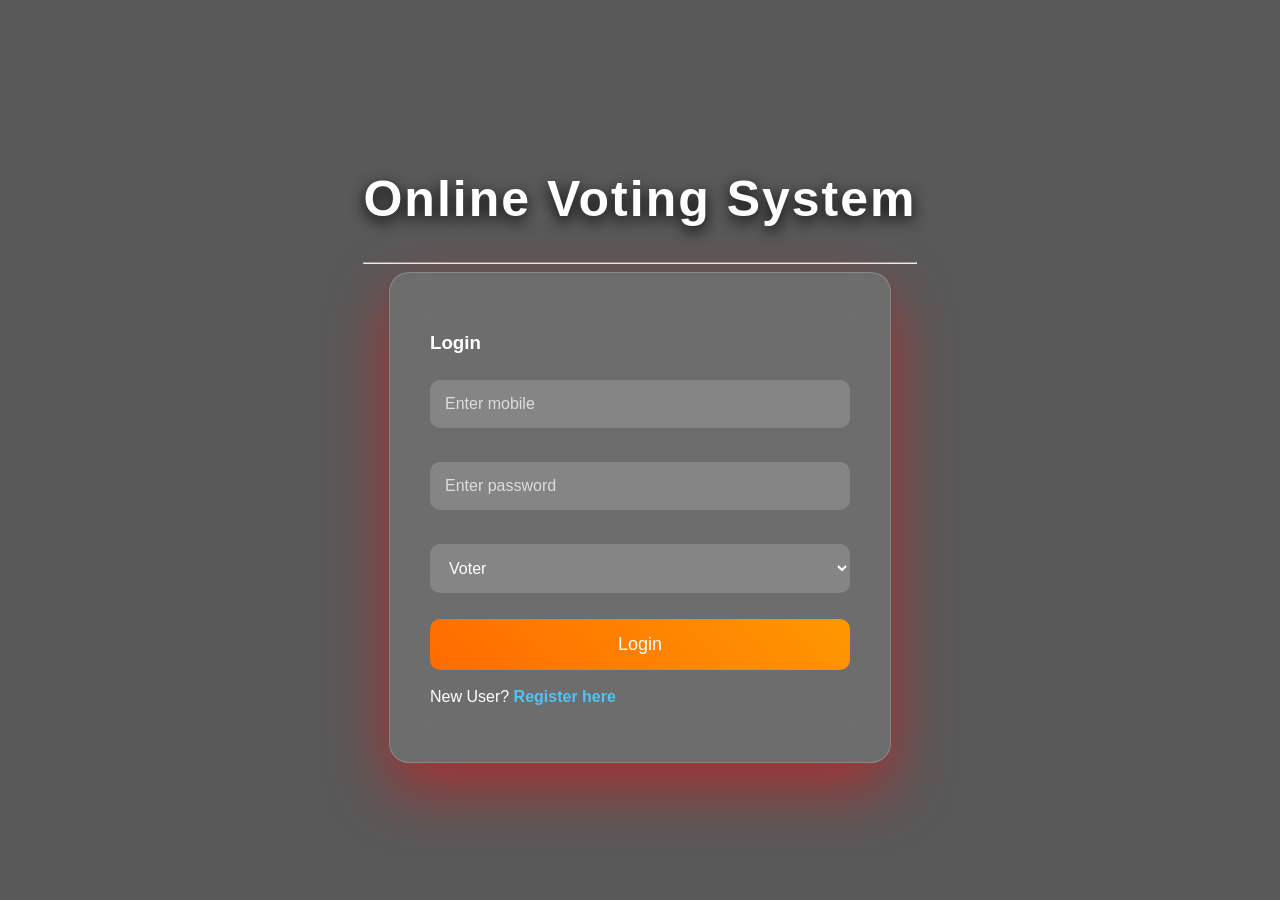
<file: Online Voting System/index.html>
<html>
    <head>
        <title>Online Voting System</title>
        <link rel="stylesheet" href="css/stylesheet.css">
    </head>
    <body>
        <div id="headerSection">
            <h1>Online Voting System</h1>
            <hr>
        </div>

        <div id="bodySection">
        <form action="#">
            <h3>Login</h3>
            <input type="number" name="mobile" placeholder="Enter mobile"><br><br>
            <input type="password" name="password" placeholder="Enter password"><br><br>
            <select name="role">
                <option value="1">Voter</option>
                <option value="2">Group</option>
            </select><br><br>
            <button type="button" onclick="window.location.href='dashboard.html'">
    Login
</button><br><br>
            New User? <a href="routes/register.html">Register here</a>
        </form>
</html>
</file>
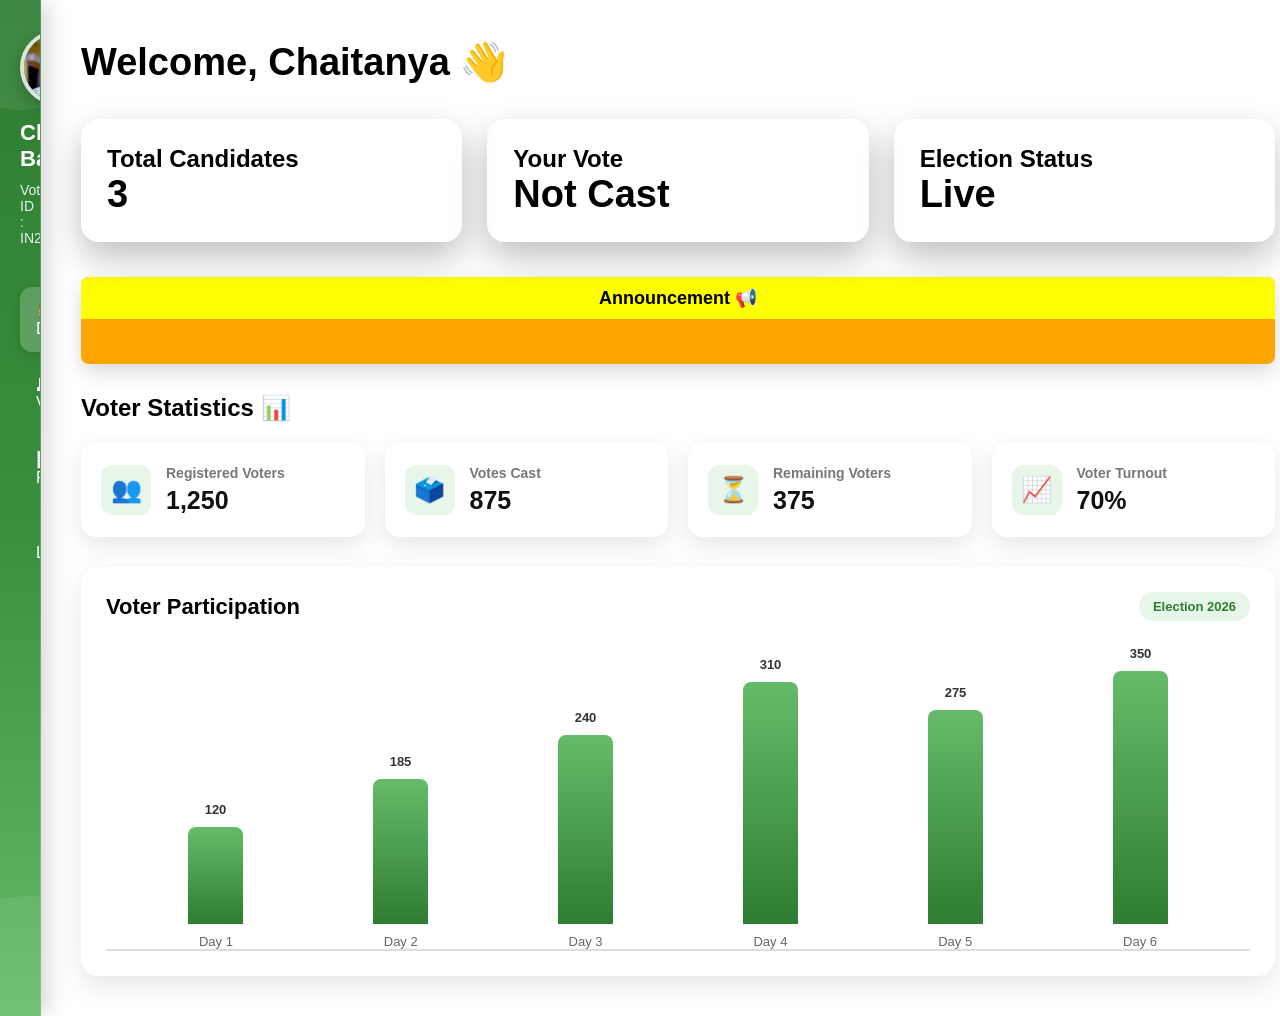
<file: Online Voting System/dashboard.html>
<!DOCTYPE html>
<html>

<head>
    <title>Dashboard | Online Voting System</title>
    <link rel="stylesheet" href="css/dashboard.css">
</head>

<body>

<div class="dashboard">
    

    <div class="sidebar">

        <img src="images/cb_photo.jpeg" class="profile">

        <h2>Chaitanya Bagade</h2>

        <p>Voter ID : IN24578963</p>

        <hr>

        <a href="#">🏠 Dashboard</a>

        <a href="vote.html">🗳 Vote</a>

        <a href="#">📊 Result</a>

        <a href="index.html">🚪 Logout</a>

    </div>

    <div class="content">

        <h1>Welcome, Chaitanya 👋</h1>

        <div class="cards">

            <div class="card">
                <h2>Total Candidates</h2>
                <h1>3</h1>
            </div>

            <div class="card">
                <h2>Your Vote</h2>
                <h1>Not Cast</h1>
            </div>

            <div class="card">
                <h2>Election Status</h2>
                <h1>Live</h1>
            </div>

        </div>
<!-- Running Announcement -->
<div class="announcement">

    <div class="announcement-title">
        Announcement 📢
    </div>

    <div class="announcement-wrapper">
        <div class="announcement-text">
            📢 Election 2026 is now LIVE!
            &nbsp;&nbsp; | &nbsp;&nbsp;
            Voters can cast their vote online.
            &nbsp;&nbsp; | &nbsp;&nbsp;
            Please verify your candidate before voting.
            &nbsp;&nbsp; | &nbsp;&nbsp;
            Voting will remain open until 31 October 2026.
        </div>
    </div>

</div>
       <!-- Voter Statistics -->

<h2 class="section-title">Voter Statistics 📊</h2>

<div class="voter-stats">

    <div class="stat-card">
        <div class="stat-icon">👥</div>
        <div>
            <h3>Registered Voters</h3>
            <strong>1,250</strong>
        </div>
    </div>

    <div class="stat-card">
        <div class="stat-icon">🗳️</div>
        <div>
            <h3>Votes Cast</h3>
            <strong>875</strong>
        </div>
    </div>

    <div class="stat-card">
        <div class="stat-icon">⏳</div>
        <div>
            <h3>Remaining Voters</h3>
            <strong>375</strong>
        </div>
    </div>

    <div class="stat-card">
        <div class="stat-icon">📈</div>
        <div>
            <h3>Voter Turnout</h3>
            <strong>70%</strong>
        </div>
    </div>

</div>


<!-- Voting Graph -->

<div class="graph-section">

    <div class="graph-header">
        <h2>Voter Participation</h2>
        <span>Election 2026</span>
    </div>

    <div class="bar-chart">

        <div class="bar-item">
            <div class="bar" style="height: 35%;">
                <span>120</span>
            </div>
            <label>Day 1</label>
        </div>

        <div class="bar-item">
            <div class="bar" style="height: 52%;">
                <span>185</span>
            </div>
            <label>Day 2</label>
        </div>

        <div class="bar-item">
            <div class="bar" style="height: 68%;">
                <span>240</span>
            </div>
            <label>Day 3</label>
        </div>

        <div class="bar-item">
            <div class="bar" style="height: 87%;">
                <span>310</span>
            </div>
            <label>Day 4</label>
        </div>

        <div class="bar-item">
            <div class="bar" style="height: 77%;">
                <span>275</span>
            </div>
            <label>Day 5</label>
        </div>

        <div class="bar-item">
            <div class="bar" style="height: 100%;">
                <span>350</span>
            </div>
            <label>Day 6</label>
        </div>

    </div>

</div>

        </div>

    </div>

</div>

</body>
</html>
</file>
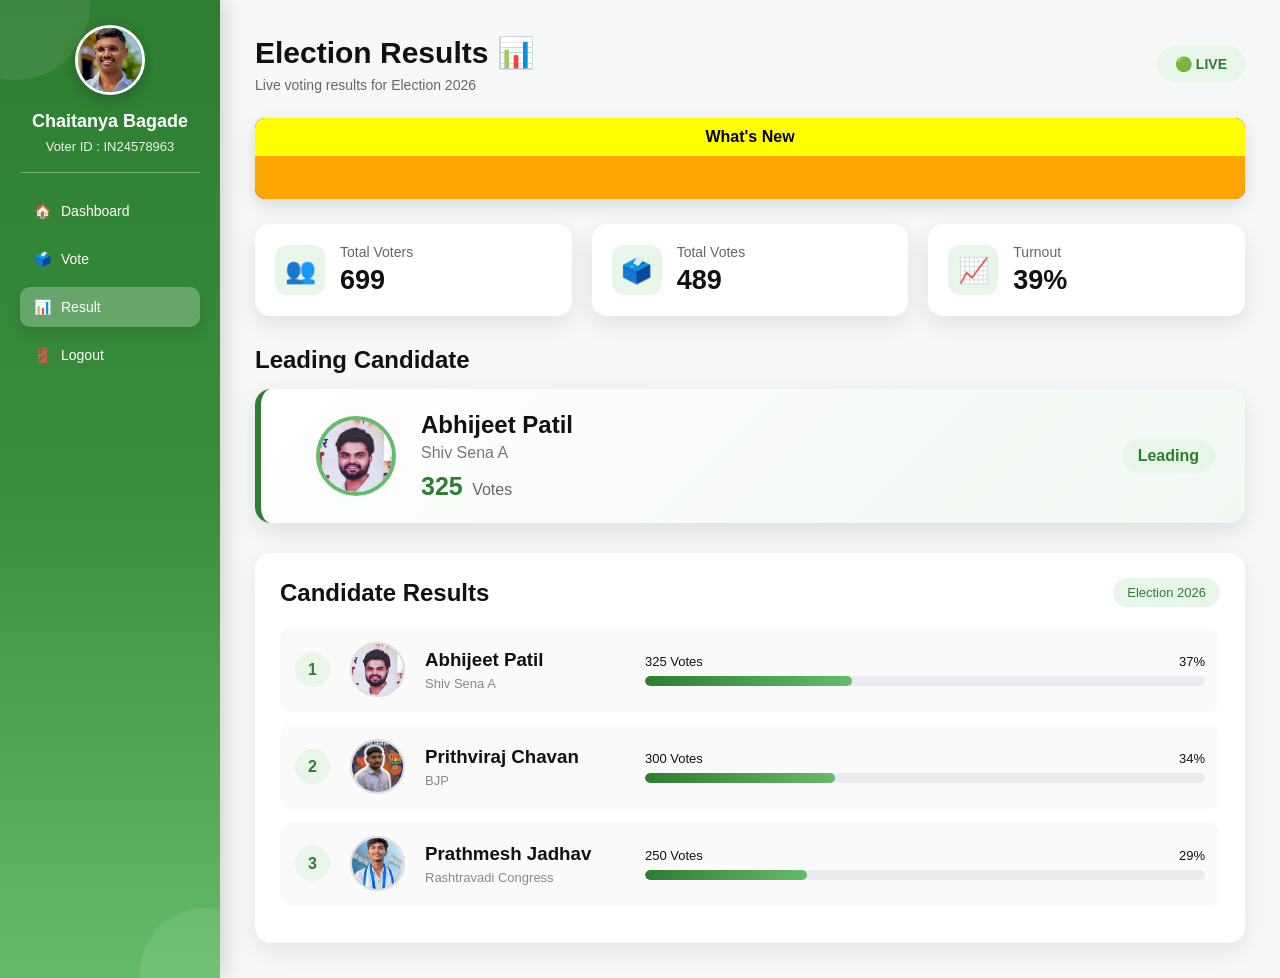
<file: Online Voting System/result.html>
<!DOCTYPE html>
<html lang="en">

<head>
    <meta charset="UTF-8">
    <meta name="viewport" content="width=device-width, initial-scale=1.0">

    <title>Election Result | Online Voting System</title>

    <link rel="stylesheet" href="css/result.css">
</head>

<body>

<div class="page-container">

    <!-- ================= SIDEBAR ================= -->

    <aside class="sidebar">

        <div class="profile-section">

            <img src="images/cb_photo.jpeg"
                 class="profile"
                 alt="Profile">

            <h2>Chaitanya Bagade</h2>

            <p>Voter ID : IN24578963</p>

        </div>

        <hr>

        <nav class="sidebar-menu">

            <a href="dashboard.html">
                🏠 <span>Dashboard</span>
            </a>

            <a href="vote.html">
                🗳️ <span>Vote</span>
            </a>

            <a href="result.html" class="active">
                📊 <span>Result</span>
            </a>

            <a href="index.html">
                🚪 <span>Logout</span>
            </a>

        </nav>

    </aside>


    <!-- ================= MAIN CONTENT ================= -->

    <main class="main-content">

        <!-- Header -->

        <div class="result-header">

            <div>
                <h1>Election Results 📊</h1>
                <p>Live voting results for Election 2026</p>
            </div>

            <div class="status">
                🟢 LIVE
            </div>

        </div>


        <!-- Running Announcement -->

        <div class="announcement">

            <div class="announcement-title">
                What's New
            </div>

            <div class="announcement-wrapper">

                <div class="announcement-text">

                    📢 Election 2026 results are being updated live!
                    &nbsp;&nbsp; | &nbsp;&nbsp;
                    Thank you for participating in the election.
                    &nbsp;&nbsp; | &nbsp;&nbsp;
                    Final results will be announced soon.

                </div>

            </div>

        </div>


        <!-- ================= RESULT SUMMARY ================= -->

        <div class="summary-container">

            <div class="summary-card">

                <div class="summary-icon">
                    👥
                </div>

                <div>
                    <p>Total Voters</p>
                    <h2 class="counter" data-target="1250">0</h2>
                </div>

            </div>


            <div class="summary-card">

                <div class="summary-icon">
                    🗳️
                </div>

                <div>
                    <p>Total Votes</p>
                    <h2 class="counter" data-target="875">0</h2>
                </div>

            </div>


            <div class="summary-card">

                <div class="summary-icon">
                    📈
                </div>

                <div>
                    <p>Turnout</p>
                    <h2 class="counter" data-target="70">0%</h2>
                </div>

            </div>

        </div>


        <!-- ================= WINNER ================= -->

        <section class="winner-section">

            <h2>Leading Candidate </h2>

            <div class="winner-card">

                <div class="winner-badge">
                    
                </div>

                <img src="images/candidate1.jpeg"
                     class="winner-photo"
                     alt="Candidate">

                <div class="winner-info">

                    <h2>Abhijeet Patil</h2>

                    <p>Shiv Sena A</p>

                    <div class="winner-votes">
                        <strong>325</strong>
                        <span>Votes</span>
                    </div>

                </div>

                <div class="winner-label">
                    Leading
                </div>

            </div>

        </section>


        <!-- ================= CANDIDATE RESULTS ================= -->

        <section class="results-section">

            <div class="section-heading">

                <h2>Candidate Results</h2>

                <span>Election 2026</span>

            </div>


            <!-- Candidate 1 -->

            <div class="result-card">

                <div class="rank">
                    1
                </div>

                <img src="images/candidate1.jpeg"
                     class="candidate-photo"
                     alt="Candidate">

                <div class="candidate-info">

                    <h3>Abhijeet Patil</h3>

                    <p>Shiv Sena A</p>

                </div>

                <div class="vote-progress">

                    <div class="progress-info">
                        <span>325 Votes</span>
                        <span>37%</span>
                    </div>

                    <div class="progress-bar">
                        <div class="progress"
                             style="width:37%;">
                        </div>
                    </div>

                </div>

            </div>


            <!-- Candidate 2 -->

            <div class="result-card">

                <div class="rank">
                    2
                </div>

                <img src="images/candidate2.jpeg"
                     class="candidate-photo"
                     alt="Candidate">

                <div class="candidate-info">

                    <h3>Prithviraj Chavan</h3>

                    <p>BJP</p>

                </div>

                <div class="vote-progress">

                    <div class="progress-info">
                        <span>300 Votes</span>
                        <span>34%</span>
                    </div>

                    <div class="progress-bar">
                        <div class="progress"
                             style="width:34%;">
                        </div>
                    </div>

                </div>

            </div>


            <!-- Candidate 3 -->

            <div class="result-card">

                <div class="rank">
                    3
                </div>

                <img src="images/candidate3.jpeg"
                     class="candidate-photo"
                     alt="Candidate">

                <div class="candidate-info">

                    <h3>Prathmesh Jadhav</h3>

                    <p>Rashtravadi Congress</p>

                </div>

                <div class="vote-progress">

                    <div class="progress-info">
                        <span>250 Votes</span>
                        <span>29%</span>
                    </div>

                    <div class="progress-bar">
                        <div class="progress"
                             style="width:29%;">
                        </div>
                    </div>

                </div>

            </div>

        </section>

    </main>

</div>


<!-- ================= COUNTER SCRIPT ================= -->

<script>

const counters = document.querySelectorAll(".counter");

counters.forEach(counter => {

    const target = Number(
        counter.getAttribute("data-target")
    );

    let current = 0;

    const duration = 1800;

    const increment =
        target / (duration / 16);

    function updateCounter() {

        current += increment;

        if (current >= target) {
            current = target;
        }

        if (counter.textContent.includes("%")) {

            counter.textContent =
                Math.floor(current) + "%";

        } else {

            counter.textContent =
                Math.floor(current).toLocaleString();

        }

        if (current < target) {

            requestAnimationFrame(
                updateCounter
            );

        }

    }

    updateCounter();

});

</script>

</body>
</html>
</file>
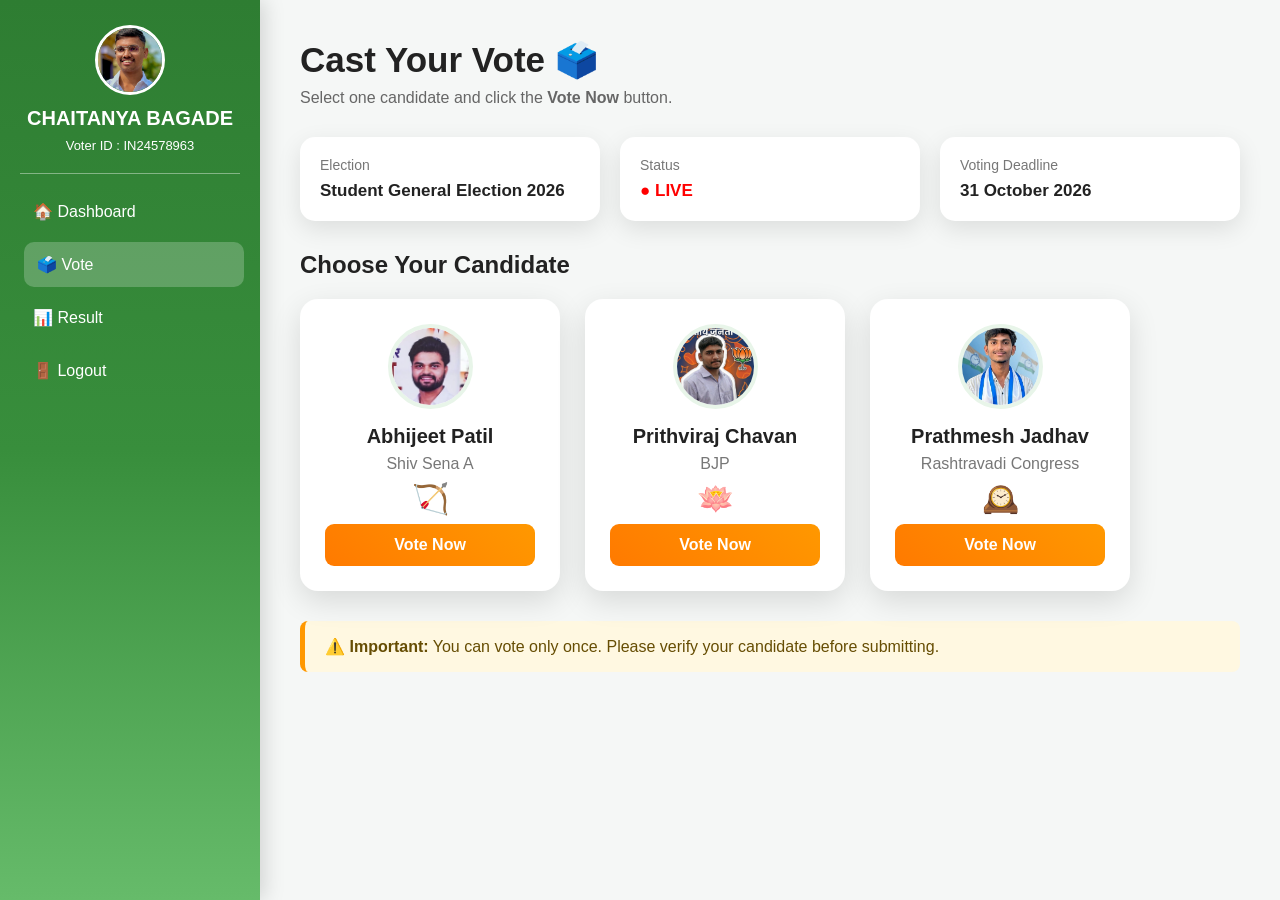
<file: Online Voting System/vote.html>
<!DOCTYPE html>
<html lang="en">

<head>
    <meta charset="UTF-8">
    <meta name="viewport" content="width=device-width, initial-scale=1.0">

    <title>Cast Vote | Online Voting System</title>

    <link rel="stylesheet" href="css/vote.css">
</head>

<body>

    <div class="vote-page">

        <!-- Sidebar -->

        <aside class="sidebar">

            <img src="images/cb_photo.jpeg" class="profile" alt="Profile">

            <h2>CHAITANYA BAGADE</h2>

            <p>Voter ID : IN24578963</p>

            <hr>

            <a href="dashboard.html">🏠 Dashboard</a>

            <a href="vote.html" class="active">🗳️ Vote</a>

            <a href="result.html">📊 Result</a>

            <a href="index.html">🚪 Logout</a>

        </aside>


        <!-- Main Content -->

        <main class="content">

            <div class="page-header">

                <h1>Cast Your Vote 🗳️</h1>

                <p>
                    Select one candidate and click the
                    <strong>Vote Now</strong> button.
                </p>

            </div>


            <!-- Election Information -->

            <div class="election-info">

                <div>
                    <span>Election</span>
                    <strong>Student General Election 2026</strong>
                </div>

                <div>
                    <span>Status</span>
                    <strong class="live">● LIVE</strong>
                </div>

                <div>
                    <span>Voting Deadline</span>
                    <strong>31 October 2026</strong>
                </div>

            </div>


            <h2 class="section-title">
                Choose Your Candidate
            </h2>


            <!-- Candidates -->

            <div class="candidate-container">


                <!-- Candidate 1 -->

                <div class="candidate-card">

                    <img
                        src="images/candidate1.jpeg"
                        alt="Abhijeet Patil"
                    >

                    <h2>Abhijeet Patil</h2>

                    <p class="party">
                        Shiv Sena A
                    </p>

                    <p class="symbol">
                        🏹
                    </p>

                    <button
                        onclick="castVote('Abhijeet Patil')"
                    >
                        Vote Now
                    </button>

                </div>


                <!-- Candidate 2 -->

                <div class="candidate-card">

                    <img
                        src="images/candidate2.jpeg"
                        alt="Prithviraj Chavan"
                    >

                    <h2>Prithviraj Chavan</h2>

                    <p class="party">
                        BJP
                    </p>

                    <p class="symbol">
                        🪷
                    </p>

                    <button
                        onclick="castVote('Prithviraj Chavan')"
                    >
                        Vote Now
                    </button>

                </div>


                <!-- Candidate 3 -->

                <div class="candidate-card">

                    <img
                        src="images/candidate3.jpeg"
                        alt="Prathmesh Jadhav"
                    >

                    <h2>Prathmesh Jadhav</h2>

                    <p class="party">
                        Rashtravadi Congress
                    </p>

                    <p class="symbol">
                        🕰️
                    </p>

                    <button
                        onclick="castVote('Prathmesh Jadhav')"
                    >
                        Vote Now
                    </button>

                </div>

            </div>


            <!-- Warning -->

            <div class="warning">

                ⚠️ <strong>Important:</strong>

                You can vote only once.
                Please verify your candidate before submitting.

            </div>

        </main>

    </div>


    <!-- Vote Confirmation -->

    <script>

        function castVote(candidate) {

            let confirmVote =
                confirm(
                    "Are you sure you want to vote for " +
                    candidate +
                    "?"
                );

            if (confirmVote) {

                alert(
                    "Your vote for " +
                    candidate +
                    " has been recorded successfully!"
                );

            }

        }

    </script>

</body>

</html>
</file>
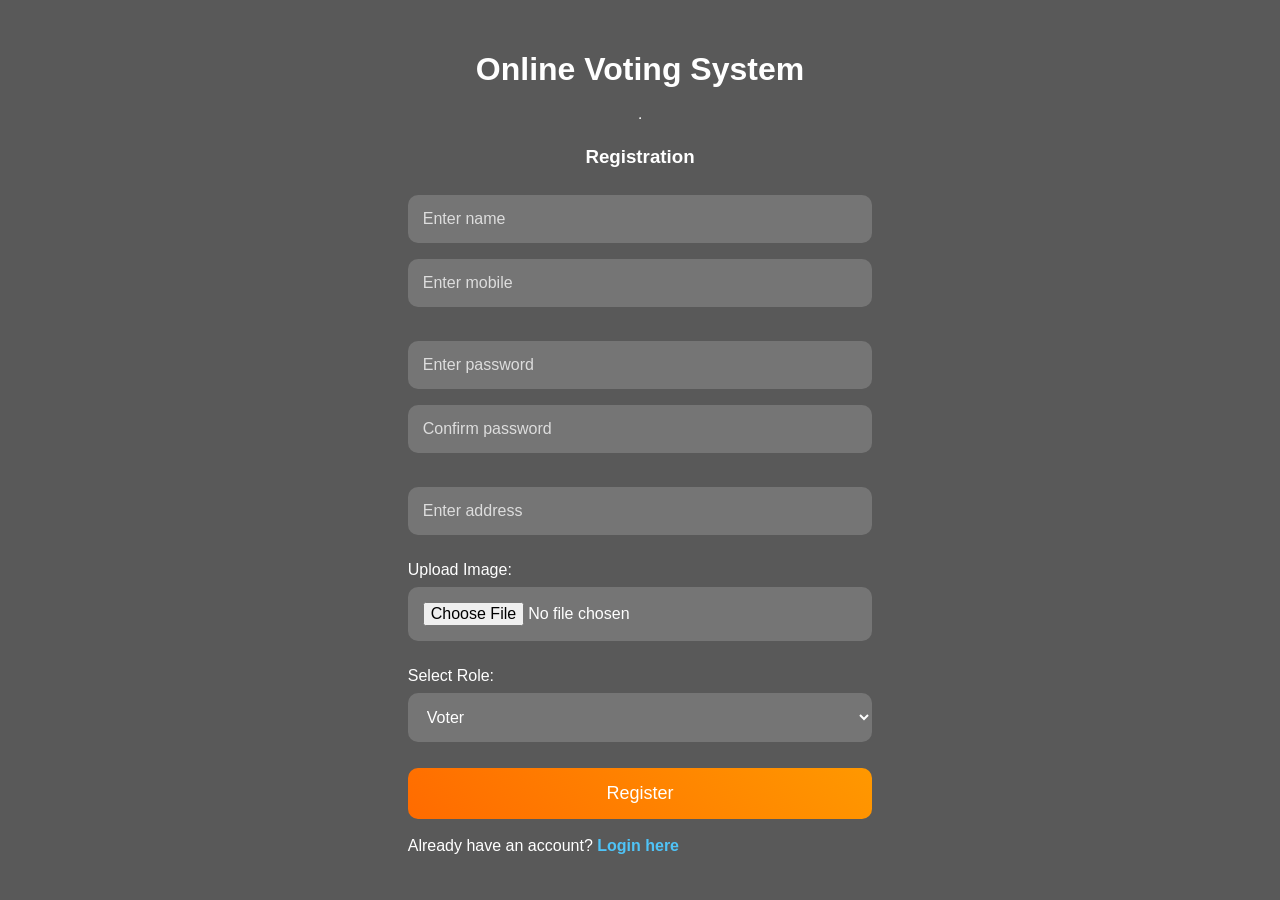
<file: Online Voting System/routes/register.html>
<html>
    <head>
        <title>Online Voting System - Registration</title>
        <link rel="stylesheet" href="../css/stylesheet.css">
    </head>
    <body>
        <H1>Online Voting System</H1>
        <hr>
        <H3>Registration</H3>
        <form action="#">
            <input type="text" name="name" placeholder="Enter name">
            <input type="number" name="mobile" placeholder="Enter mobile"><br><br>
            <input type="password" name="password" placeholder="Enter password">
            <input type="password" name="confirm_password" placeholder="Confirm password"><br><br>
            <input type="text" name="address" placeholder="Enter address"><br><br>
            Upload Image: <input type="file" name="photo" placeholder="Upload photo"><br><br>
            Select Role: <select name="role">
                <option value="1">Voter</option>
                <option value="2">Group</option>
            </select><br><br>
            <button>Register</button><br><br>
            Already have an account? <a href="../index.html">Login here</a>        
    </body>
</html>
</file>
<file: Online Voting System/css/stylesheet.css>
body{
    margin:0;
    padding:0;
    font-family:'Poppins',sans-serif;
    color:white;

    display:flex;
    flex-direction:column;
    justify-content:center;
    align-items:center;

    min-height:100vh;

    overflow:hidden;

    animation:slider 20s infinite;

    background-size:cover;
    background-position:center;
    background-repeat:no-repeat;
}

@keyframes slider{

0%{
background-image:url("vote1.png");
}

25%{
background-image:url("vote2.jpg");
}

50%{
background-image:url("vote3.jpg");
}

75%{
background-image:url("vote4.jpg");
}

100%{
background-image:url("bgvote1.png");
}

}

body::before{

content:"";

position:fixed;

top:0;
left:0;

width:100%;
height:100%;

background:rgba(0,0,0,.65);

z-index:-1;

}

#bodySection{

width:420px;

padding:40px;
color:white;

background:rgba(255,255,255,.12);

backdrop-filter:blur(18px);

border-radius:20px;

border:1px solid rgba(255,255,255,.2);

box-shadow:
0 25px 60px rgba(246, 10, 10, 0.5);

transition:.4s;

}

#bodySection:hover{

transform:translateY(-8px);

}


#headerSection h1{

color:white;

font-size:50px;

font-weight:bold;

letter-spacing:2px;

text-shadow:
0 5px 15px black;

}

input,select{

width:100%;

padding:15px;

margin:8px 0;

border:none;

border-radius:10px;

background:rgba(245, 245, 245, 0.18);

color:white;

font-size:16px;

}

input::placeholder{

color:#ddd;

}

select option{

color:black;

}

button{

width:100%;

padding:15px;

border:none;

border-radius:10px;

background:linear-gradient(45deg,#ff6b00,#ff9800);

color:white;

font-size:18px;

cursor:pointer;

transition:.4s;

}

button:hover{

transform:scale(1.05);

background:linear-gradient(45deg,#16a34a,#22c55e);

}

a{

color:#4fc3f7;

font-weight:bold;

text-decoration:none;

}

a:hover{

text-decoration:underline;

}
</file>
<file: Online Voting System/css/dashboard.css>
* {
    margin: 0;
    padding: 0;
    box-sizing: border-box;
    font-family: Arial, sans-serif;
}

body {
    min-height: 100vh;
    background: white;
    color: black;
}


/* Main Dashboard */

.dashboard {
    display: flex;
    min-height: 100vh;
}
/* Page entrance */
.main-content {
    animation: pageEnter 0.8s ease-out;
}

@keyframes pageEnter {
    from {
        opacity: 0;
        transform: translateY(20px);
    }

    to {
        opacity: 1;
        transform: translateY(0);
    }
}
/* Statistics cards */
.stat-card {
    opacity: 0;
    animation: cardEnter 0.7s ease forwards;
}

.stat-card:nth-child(1) {
    animation-delay: 0.1s;
}

.stat-card:nth-child(2) {
    animation-delay: 0.25s;
}

.stat-card:nth-child(3) {
    animation-delay: 0.4s;
}

.stat-card:nth-child(4) {
    animation-delay: 0.55s;
}

@keyframes cardEnter {
    from {
        opacity: 0;
        transform: translateY(30px) scale(0.95);
    }

    to {
        opacity: 1;
        transform: translateY(0) scale(1);
    }
}
.stat-card {
    transition: transform 0.3s ease,
                box-shadow 0.3s ease;
}

.stat-card:hover {
    transform: translateY(-8px) scale(1.02);

    box-shadow:
        0 15px 35px rgba(46, 125, 50, 0.20);
}

.bar {
    width: 55px;
    min-height: 20px;

    background: linear-gradient(
        180deg,
        #66bb6a,
        #2e7d32
    );

    border-radius: 8px 8px 0 0;

    position: relative;

    transform-origin: bottom;

    transform: scaleY(0);

    animation: barGrow 1.2s cubic-bezier(.2,.8,.2,1) forwards;
}


/* Individual bar delays */

.bar-item:nth-child(1) .bar {
    animation-delay: 0.3s;
}

.bar-item:nth-child(2) .bar {
    animation-delay: 0.45s;
}

.bar-item:nth-child(3) .bar {
    animation-delay: 0.6s;
}

.bar-item:nth-child(4) .bar {
    animation-delay: 0.75s;
}

.bar-item:nth-child(5) .bar {
    animation-delay: 0.9s;
}

.bar-item:nth-child(6) .bar {
    animation-delay: 1.05s;
}


@keyframes barGrow {

    0% {
        transform: scaleY(0);
    }

    70% {
        transform: scaleY(1.08);
    }

    100% {
        transform: scaleY(1);
    }

}

.bar span {
    animation: numberAppear 0.5s ease forwards;
    opacity: 0;
    animation-delay: 1.2s;
}

@keyframes numberAppear {

    from {
        opacity: 0;
        transform: translate(-50%, 10px);
    }

    to {
        opacity: 1;
        transform: translate(-50%, 0);
    }

}
.graph-section {
    animation: graphEnter 0.9s ease-out;
}

@keyframes graphEnter {

    from {
        opacity: 0;
        transform: translateY(40px);
    }

    to {
        opacity: 1;
        transform: translateY(0);
    }

}
.stat-icon {
    animation: iconFloat 3s ease-in-out infinite;
}

@keyframes iconFloat {

    0%, 100% {
        transform: translateY(0);
    }

    50% {
        transform: translateY(-5px);
    }

}

/* Sidebar */

.sidebar {
    width: 220px;
    padding: 30px 20px;

    background: rgba(255, 255, 255, 0.10);
    backdrop-filter: blur(15px);

    border-right: 1px solid rgba(255,255,255,0.2);

    box-shadow: 5px 0 30px rgba(0,0,0,0.3);
}

.sidebar h2 {
    text-align: center;
    margin-bottom: 30px;
}

.sidebar p {
    text-align: center;
    margin-bottom: 20px;
}

.sidebar a {
    display: block;

    padding: 15px;
    margin: 10px 0;

    color: black;
    text-decoration: none;

    border-radius: 10px;

    transition: 0.3s;
}

.sidebar a:hover {
    background: rgba(255,255,255,0.2);
    transform: translateX(5px);
}


/* Content */

.content {
    flex: 1;
    padding: 40px;
}

.content h1 {
    font-size: 38px;
}

.subtitle {
    color: #cbd5e1;
    margin-top: 8px;
}


/* Statistics Cards */

.cards {
    display: flex;
    gap: 25px;
    margin: 35px 0;
}

.card {
    flex: 1;

    padding: 25px;

    background: rgba(255,255,255,0.12);
    backdrop-filter: blur(15px);

    border: 1px solid rgba(255,255,255,0.2);

    border-radius: 18px;

    box-shadow: 0 15px 35px rgba(0,0,0,0.25);

    transition: 0.3s;
}

.card:hover {
    transform: translateY(-8px);
}

.card h3 {
    color: #cbd5e1;
}

.card strong {
    display: block;
    margin-top: 15px;
    font-size: 30px;
}


/* =========================
   VOTER STATISTICS
========================= */

.section-title {
    margin: 30px 0 20px;
    font-size: 24px;
}


.voter-stats {
    display: grid;

    grid-template-columns:
        repeat(4, 1fr);

    gap: 20px;

    margin-bottom: 30px;
}


.stat-card {
    background: white;

    padding: 22px;

    border-radius: 16px;

    display: flex;

    align-items: center;

    gap: 15px;

    box-shadow:
        0 8px 25px rgba(0,0,0,0.10);

    transition: 0.3s;
}


.stat-card:hover {
    transform: translateY(-5px);

    box-shadow:
        0 15px 30px rgba(0,0,0,0.15);
}


.stat-icon {
    width: 55px;
    height: 55px;

    border-radius: 14px;

    background: #e8f5e9;

    display: flex;

    align-items: center;
    justify-content: center;

    font-size: 27px;
}


.stat-card h3 {
    font-size: 14px;

    color: #777;

    margin-bottom: 5px;
}


.stat-card strong {
    font-size: 27px;

    color: #222;
}


/* =========================
   GRAPH SECTION
========================= */

.graph-section {

    background: white;

    padding: 25px;

    border-radius: 18px;

    box-shadow:
        0 10px 30px rgba(0,0,0,0.10);

    margin-top: 20px;

}


.graph-header {

    display: flex;

    justify-content: space-between;

    align-items: center;

    margin-bottom: 30px;

}


.graph-header h2 {
    font-size: 22px;
}


.graph-header span {

    padding: 7px 14px;

    border-radius: 20px;

    background: #e8f5e9;

    color: #2e7d32;

    font-size: 13px;

    font-weight: bold;

}


/* =========================
   BAR GRAPH
========================= */

.bar-chart {

    height: 300px;

    display: flex;

    align-items: flex-end;

    justify-content: space-around;

    gap: 25px;

    border-bottom: 2px solid #ddd;

    padding: 20px 30px 0;

}


.bar-item {

    height: 100%;

    flex: 1;

    display: flex;

    flex-direction: column;

    justify-content: flex-end;

    align-items: center;

}


.bar {

    width: 55px;

    min-height: 20px;

    background:
        linear-gradient(
            180deg,
            #66bb6a,
            #2e7d32
        );

    border-radius:
        8px 8px 0 0;

    position: relative;

    transition: 0.4s;

}


.bar:hover {

    transform: scaleX(1.1);

    background:
        linear-gradient(
            180deg,
            #81c784,
            #388e3c
        );

}


.bar span {

    position: absolute;

    top: -25px;

    left: 50%;

    transform: translateX(-50%);

    font-size: 13px;

    font-weight: bold;

    color: #333;

}


.bar-item label {

    margin-top: 10px;

    font-size: 13px;

    color: #666;

}
/* Vote Button */

.candidate button {
    width: 100%;

    padding: 13px;

    margin-top: 15px;

    border: none;
    border-radius: 10px;

    background: linear-gradient(45deg, #f97316, #f59e0b);

    color: white;

    font-size: 16px;
    font-weight: bold;

    cursor: pointer;

    transition: 0.3s;
}

.candidate button:hover {
    transform: scale(1.05);

    background: linear-gradient(45deg, #16a34a, #22c55e);
}
.profile {
    width: 70px;
    height: 70px;
    object-fit: cover;
    border-radius: 50%;
    display: block;
    margin: 0 auto 15px;
    border: 3px solid white;
}
.candidate img{
    width:70px;
    height:70px;
    object-fit:cover;
    border-radius:50%;
    border:3px solid #fff;
    display:block;
    margin:10px auto;
}
.sidebar {
    width: 220px;
    min-height: 100vh;
    padding: 25px 20px;

    background: linear-gradient(
        180deg,
        #2e7d32,
        #388e3c,
        #66bb6a
    );

    color: white;

    box-shadow: 5px 0 25px rgba(0, 0, 0, 0.18);

    position: relative;
    overflow: hidden;
}

/* Decorative circles */

.sidebar::before {
    content: "";
    position: absolute;

    width: 180px;
    height: 180px;

    border-radius: 50%;

    background: rgba(255,255,255,0.08);

    top: -70px;
    left: -70px;
}

.sidebar::after {
    content: "";
    position: absolute;

    width: 220px;
    height: 220px;

    border-radius: 50%;

    background: rgba(255,255,255,0.07);

    bottom: -100px;
    right: -100px;
}


/* Profile */

.profile {
    width: 75px;
    height: 75px;

    object-fit: cover;

    border-radius: 50%;

    display: block;

    margin: 5px auto 15px;

    border: 4px solid rgba(255,255,255,0.8);

    box-shadow: 0 5px 15px rgba(0,0,0,0.25);

    position: relative;
    z-index: 2;
}


/* Name */

.sidebar h2 {
    text-align: center;

    color: white;

    font-size: 22px;

    margin-bottom: 10px;

    position: relative;
    z-index: 2;
}


/* Voter ID */

.sidebar p {
    text-align: center;

    color: rgba(255,255,255,0.9);

    font-size: 14px;

    margin-bottom: 20px;

    position: relative;
    z-index: 2;
}


/* Horizontal line */

.sidebar hr {
    border: none;

    height: 1px;

    background: rgba(255,255,255,0.35);

    margin: 20px 0;

    position: relative;
    z-index: 2;
}


/* Navigation */

.sidebar a {
    display: flex;

    align-items: center;

    padding: 14px 16px;

    margin: 10px 0;

    color: white;

    text-decoration: none;

    border-radius: 12px;

    font-size: 16px;

    transition: all 0.3s ease;

    position: relative;
    z-index: 2;
}


/* Hover effect */

.sidebar a:hover {

    background: rgba(255,255,255,0.20);

    backdrop-filter: blur(8px);

    transform: translateX(6px);

    box-shadow: 0 5px 15px rgba(0,0,0,0.15);
}


/* Active Dashboard */

.sidebar a:first-of-type {

    background: rgba(255,255,255,0.20);

    box-shadow: 0 5px 15px rgba(0,0,0,0.12);
}


/* Logout */

.sidebar a:last-of-type:hover {

    background: rgba(220,38,38,0.85);

}
/* ==============================
   WHAT'S NEW
================================ */

.announcement {
    width: 100%;
    margin-bottom: 28px;

    background: orange;
    color: ;

    border-radius: 8px;
    overflow: hidden;

    box-shadow: 0 8px 20px rgba(0, 0, 0, 0.15);

    animation: announcementAppear 0.7s ease;
}

.announcement-title {
    text-align: center;

    padding: 10px;

    background: yellow;

    font-size: 18px;
    font-weight: bold;
}

.announcement-wrapper {
    width: 100%;

    overflow: hidden;
    white-space: nowrap;

    padding: 13px 0;

    background: ;
}

.announcement-text {
    display: inline-block;

    padding-left: 100%;

    font-size: 16px;
    font-weight: 500;

    animation: runningText 18s linear infinite;
}

@keyframes runningText {

    from {
        transform: translateX(0);
    }

    to {
        transform: translateX(-100%);
    }

}

@keyframes announcementAppear {

    from {
        opacity: 0;
        transform: translateY(-15px);
    }

    to {
        opacity: 1;
        transform: translateY(0);
    }

}


/* ==============================
   VOTER STATISTICS
================================ */

.voter-statistics {
    width: 100%;
}

.voter-statistics h2 {
    margin-bottom: 20px;

    font-size: 24px;
    color: #111;
}


/* Statistics row */

.stats-container {
    display: grid;

    grid-template-columns:
        repeat(4, 1fr);

    gap: 20px;
}


/* Individual cards */

.stat-card {
    background: white;

    min-height: 95px;

    padding: 20px;

    border-radius: 15px;

    display: flex;
    align-items: center;

    gap: 15px;

    box-shadow:
        0 8px 25px rgba(0, 0, 0, 0.10);

    transition:
        transform 0.3s ease,
        box-shadow 0.3s ease;

    opacity: 0;

    animation:
        statCardAppear
        0.7s
        ease
        forwards;
}

.stat-card:nth-child(1) {
    animation-delay: 0.1s;
}

.stat-card:nth-child(2) {
    animation-delay: 0.25s;
}

.stat-card:nth-child(3) {
    animation-delay: 0.4s;
}

.stat-card:nth-child(4) {
    animation-delay: 0.55s;
}


.stat-card:hover {
    transform: translateY(-6px);

    box-shadow:
        0 15px 30px rgba(46, 125, 50, 0.20);
}


/* Icon */

.stat-icon {
    width: 50px;
    height: 50px;

    border-radius: 12px;

    background: #e8f5e9;

    display: flex;
    align-items: center;
    justify-content: center;

    font-size: 25px;
}


/* Text */

.stat-card p {
    margin: 0 0 5px;

    font-size: 14px;

    color: #555;
}

.stat-card strong {
    font-size: 25px;

    color: #111;

    display: inline-block;
}


/* Card animation */

@keyframes statCardAppear {

    from {
        opacity: 0;
        transform: translateY(25px);
    }

    to {
        opacity: 1;
        transform: translateY(0);
    }

}


/* ==============================
   RESPONSIVE
================================ */

@media (max-width: 1000px) {

    .stats-container {
        grid-template-columns:
            repeat(2, 1fr);
    }

}

@media (max-width: 600px) {

    .stats-container {
        grid-template-columns: 1fr;
    }

}
</file>
<file: Online Voting System/css/result.css>
/* =====================================
   RESET
===================================== */

* {
    margin: 0;
    padding: 0;
    box-sizing: border-box;
}

body {
    font-family: Arial, sans-serif;
    background: #f6f8f7;
    color: #111;
}


/* =====================================
   MAIN LAYOUT
===================================== */

.page-container {
    display: flex;
    width: 100%;
    min-height: 100vh;
}


/* =====================================
   SIDEBAR
===================================== */

.sidebar {
    width: 220px;
    min-width: 220px;
    min-height: 100vh;

    padding: 25px 20px;

    background:
        linear-gradient(
            180deg,
            #2e7d32,
            #388e3c,
            #66bb6a
        );

    color: white;

    box-shadow:
        5px 0 20px rgba(0,0,0,0.15);

    position: relative;
    overflow: hidden;
}


/* Decorative circles */

.sidebar::before {
    content: "";

    position: absolute;

    width: 150px;
    height: 150px;

    background: rgba(255,255,255,0.08);

    border-radius: 50%;

    top: -70px;
    left: -60px;
}

.sidebar::after {
    content: "";

    position: absolute;

    width: 130px;
    height: 130px;

    background: rgba(255,255,255,0.08);

    border-radius: 50%;

    bottom: -60px;
    right: -50px;
}


/* =====================================
   PROFILE
===================================== */

.profile-section {
    text-align: center;
    position: relative;
    z-index: 2;
}

.profile {
    width: 70px;
    height: 70px;

    object-fit: cover;

    border-radius: 50%;

    border: 3px solid white;

    box-shadow:
        0 5px 15px rgba(0,0,0,0.25);

    margin-bottom: 12px;
}

.profile-section h2 {
    font-size: 18px;
    color: white;
    margin-bottom: 7px;
}

.profile-section p {
    font-size: 13px;
    color: #e8f5e9;
}

.sidebar hr {
    border: none;

    border-top: 1px solid rgba(255,255,255,0.35);

    margin: 18px 0;
}


/* =====================================
   SIDEBAR MENU
===================================== */

.sidebar-menu {
    position: relative;
    z-index: 2;
}

.sidebar-menu a {
    display: flex;

    align-items: center;

    gap: 10px;

    padding: 12px 14px;

    margin-bottom: 8px;

    color: white;

    text-decoration: none;

    border-radius: 10px;

    font-size: 14px;

    transition: all 0.3s ease;
}

.sidebar-menu a:hover {
    background: rgba(255,255,255,0.20);

    transform: translateX(5px);
}

.sidebar-menu a.active {
    background: rgba(255,255,255,0.25);

    box-shadow:
        0 5px 15px rgba(0,0,0,0.12);
}


/* =====================================
   MAIN CONTENT
===================================== */

.main-content {
    flex: 1;

    width: calc(100% - 220px);

    min-height: 100vh;

    padding: 35px;

    animation: pageEnter 0.7s ease;
}

@keyframes pageEnter {

    from {
        opacity: 0;
        transform: translateY(20px);
    }

    to {
        opacity: 1;
        transform: translateY(0);
    }

}


/* =====================================
   RESULT HEADER
===================================== */

.result-header {
    display: flex;

    align-items: center;

    justify-content: space-between;

    margin-bottom: 25px;
}

.result-header h1 {
    font-size: 30px;
    margin-bottom: 7px;
}

.result-header p {
    color: #666;
    font-size: 14px;
}

.status {
    padding: 10px 18px;

    background: #e8f5e9;

    color: #2e7d32;

    border-radius: 20px;

    font-weight: bold;

    font-size: 14px;
}


/* =====================================
   ANNOUNCEMENT
===================================== */

.announcement {
    width: 100%;

    margin-bottom: 25px;

    border-radius: 10px;

    overflow: hidden;

    color: black;

    background: #8b1518;

    box-shadow:
        0 6px 18px rgba(0,0,0,0.12);
}

.announcement-title {
    text-align: center;

    padding: 10px;

    background: yellow;

    font-weight: bold;
}

.announcement-wrapper {
    overflow: hidden;

    white-space: nowrap;

    padding: 12px 0;

    background: orange;
}

.announcement-text {
    display: inline-block;

    padding-left: 100%;

    animation:
        runningText
        18s
        linear
        infinite;
}

@keyframes runningText {

    from {
        transform: translateX(0);
    }

    to {
        transform: translateX(-100%);
    }

}


/* =====================================
   SUMMARY
===================================== */

.summary-container {
    display: grid;

    grid-template-columns:
        repeat(3, 1fr);

    gap: 20px;

    margin-bottom: 30px;
}

.summary-card {
    background: white;

    padding: 20px;

    border-radius: 15px;

    display: flex;

    align-items: center;

    gap: 15px;

    box-shadow:
        0 8px 25px rgba(0,0,0,0.09);

    transition: 0.3s ease;

    animation:
        cardAppear
        0.7s
        ease
        forwards;

    opacity: 0;
}

.summary-card:nth-child(1) {
    animation-delay: .1s;
}

.summary-card:nth-child(2) {
    animation-delay: .25s;
}

.summary-card:nth-child(3) {
    animation-delay: .4s;
}

.summary-card:hover {
    transform: translateY(-6px);

    box-shadow:
        0 15px 30px rgba(46,125,50,.18);
}

.summary-icon {
    width: 50px;
    height: 50px;

    display: flex;

    align-items: center;
    justify-content: center;

    border-radius: 12px;

    background: #e8f5e9;

    font-size: 25px;
}

.summary-card p {
    color: #666;

    font-size: 14px;

    margin-bottom: 5px;
}

.summary-card h2 {
    font-size: 27px;
}

@keyframes cardAppear {

    from {
        opacity: 0;
        transform: translateY(25px);
    }

    to {
        opacity: 1;
        transform: translateY(0);
    }

}


/* =====================================
   WINNER
===================================== */

.winner-section {
    margin-bottom: 30px;
}

.winner-section > h2 {
    margin-bottom: 15px;
}

.winner-card {
    position: relative;

    display: flex;

    align-items: center;

    gap: 25px;

    background:
        linear-gradient(
            135deg,
            #ffffff,
            #f1f8f2
        );

    padding: 22px 30px;

    border-radius: 16px;

    border-left: 6px solid #2e7d32;

    box-shadow:
        0 8px 25px rgba(0,0,0,0.10);

    animation:
        winnerAppear
        .8s
        ease;
}

@keyframes winnerAppear {

    from {
        opacity: 0;
        transform: scale(.96);
    }

    to {
        opacity: 1;
        transform: scale(1);
    }

}

.winner-badge {
    font-size: 35px;
}

.winner-photo {
    width: 80px;
    height: 80px;

    border-radius: 50%;

    object-fit: cover;

    border: 4px solid #66bb6a;
}

.winner-info h2 {
    margin-bottom: 5px;
}

.winner-info p {
    color: #777;
    margin-bottom: 10px;
}

.winner-votes strong {
    font-size: 25px;

    color: #2e7d32;
}

.winner-votes span {
    color: #666;
    margin-left: 5px;
}

.winner-label {
    margin-left: auto;

    padding: 8px 16px;

    border-radius: 20px;

    background: #e8f5e9;

    color: #2e7d32;

    font-weight: bold;
}


/* =====================================
   CANDIDATE RESULTS
===================================== */

.results-section {
    background: white;

    padding: 25px;

    border-radius: 16px;

    box-shadow:
        0 8px 25px rgba(0,0,0,0.08);
}

.section-heading {
    display: flex;

    justify-content: space-between;

    align-items: center;

    margin-bottom: 20px;
}

.section-heading span {
    background: #e8f5e9;

    color: #2e7d32;

    padding: 7px 14px;

    border-radius: 20px;

    font-size: 13px;
}


/* Result card */

.result-card {
    display: flex;

    align-items: center;

    gap: 20px;

    padding: 15px;

    margin-bottom: 12px;

    border-radius: 12px;

    background: #fafafa;

    transition: .3s ease;
}

.result-card:hover {
    background: #f1f8f2;

    transform: translateX(5px);
}


/* Rank */

.rank {
    width: 35px;
    height: 35px;

    display: flex;

    align-items: center;
    justify-content: center;

    border-radius: 50%;

    background: #e8f5e9;

    color: #2e7d32;

    font-weight: bold;
}


/* Candidate image */

.candidate-photo {
    width: 55px;
    height: 55px;

    object-fit: cover;

    border-radius: 50%;

    border: 2px solid #ddd;
}


/* Candidate info */

.candidate-info {
    width: 200px;
}

.candidate-info h3 {
    margin-bottom: 5px;
}

.candidate-info p {
    color: #888;

    font-size: 13px;
}


/* Progress */

.vote-progress {
    flex: 1;
}

.progress-info {
    display: flex;

    justify-content: space-between;

    margin-bottom: 7px;

    font-size: 13px;
}

.progress-bar {
    width: 100%;

    height: 10px;

    background: #e9ecef;

    border-radius: 10px;

    overflow: hidden;
}

.progress {
    height: 100%;

    background:
        linear-gradient(
            90deg,
            #2e7d32,
            #66bb6a
        );

    border-radius: 10px;

    animation:
        progressGrow
        1.2s
        ease;
}

@keyframes progressGrow {

    from {
        width: 0 !important;
    }

}


/* =====================================
   MOBILE
===================================== */

@media (max-width: 900px) {

    .summary-container {
        grid-template-columns: 1fr;
    }

    .main-content {
        padding: 25px;
    }

}

@media (max-width: 650px) {

    .page-container {
        flex-direction: column;
    }

    .sidebar {
        width: 100%;
        min-width: 100%;
        min-height: auto;
    }

    .main-content {
        width: 100%;
    }

    .result-card {
        flex-wrap: wrap;
    }

    .candidate-info {
        width: auto;
    }

}
</file>
<file: Online Voting System/css/vote.css>
* {
    margin: 0;
    padding: 0;
    box-sizing: border-box;
    font-family: Arial, sans-serif;
}

body {
    min-height: 100vh;
    background: #f5f7f6;
    color: #222;
}

/* Candidate cards entrance animation */

.candidate-card {
    opacity: 0;
    transform: translateY(40px);
    animation: candidateEnter 0.7s ease forwards;
}

.candidate-card:nth-child(1) {
    animation-delay: 0.2s;
}

.candidate-card:nth-child(2) {
    animation-delay: 0.4s;
}

.candidate-card:nth-child(3) {
    animation-delay: 0.6s;
}

@keyframes candidateEnter {
    from {
        opacity: 0;
        transform: translateY(40px);
    }

    to {
        opacity: 1;
        transform: translateY(0);
    }
}
.candidate-card img {
    animation: photoAppear 0.8s ease forwards;
}

@keyframes photoAppear {
    from {
        opacity: 0;
        transform: scale(0.5);
    }

    to {
        opacity: 1;
        transform: scale(1);
    }
}
.candidate-card button {
    position: relative;
    overflow: hidden;
    transition: all 0.3s ease;
}

.candidate-card button:hover {
    transform: scale(1.05);
    box-shadow: 0 8px 20px rgba(255, 152, 0, 0.35);
}


/* Main Layout */

.vote-page {
    display: flex;
    min-height: 100vh;
}


/* Sidebar */

.sidebar {
    width: 260px;
    min-height: 100vh;
    padding: 25px 20px;

    background: linear-gradient(
        180deg,
        #2e7d32,
        #388e3c,
        #66bb6a
    );

    color: white;

    box-shadow: 4px 0 20px rgba(0,0,0,0.15);
}


/* Profile */

.profile {
    width: 70px;
    height: 70px;

    object-fit: cover;
    border-radius: 50%;

    display: block;
    margin: 0 auto 12px;

    border: 3px solid white;
}


/* Name */

.sidebar h2 {
    text-align: center;
    color: white;
    font-size: 20px;
    margin-bottom: 8px;
}


/* Voter ID */

.sidebar p {
    text-align: center;
    font-size: 13px;
    color: white;
    margin-bottom: 20px;
}


.sidebar hr {
    border: none;
    height: 1px;
    background: rgba(255,255,255,0.4);
    margin-bottom: 15px;
}


/* Sidebar Links */

.sidebar a {
    display: block;

    padding: 13px;

    margin: 8px 0;

    border-radius: 10px;

    color: white;

    text-decoration: none;

    transition: 0.3s;
}


.sidebar a:hover,
.sidebar a.active {
    background: rgba(255,255,255,0.22);
    transform: translateX(4px);
}


/* Main Content */

.content {
    flex: 1;
    padding: 40px;
}


/* Header */

.page-header h1 {
    font-size: 35px;
    margin-bottom: 8px;
}

.page-header p {
    color: #666;
}


/* Election Information */

.election-info {

    display: flex;

    gap: 20px;

    margin: 30px 0;

}


.election-info div {

    flex: 1;

    background: white;

    padding: 20px;

    border-radius: 15px;

    box-shadow: 0 8px 25px rgba(0,0,0,0.10);

}


.election-info span {

    display: block;

    color: #777;

    font-size: 14px;

    margin-bottom: 8px;

}


.election-info strong {

    font-size: 17px;

}


.live {
    color: red;
}


/* Section */

.section-title {
    margin: 25px 0 20px;
}


/* Candidate Container */

.candidate-container {

    display: flex;

    gap: 25px;

    flex-wrap: wrap;

}


/* Candidate Card */

.candidate-card {

    width: 260px;

    padding: 25px;

    background: white;

    border-radius: 18px;

    text-align: center;

    box-shadow:
        0 10px 30px rgba(0,0,0,0.12);

    transition: 0.3s;

}


.candidate-card:hover {

    transform: translateY(-8px);

    box-shadow:
        0 18px 35px rgba(0,0,0,0.18);

}


/* Candidate Photo */

.candidate-card img {

    width: 85px;

    height: 85px;

    object-fit: cover;

    border-radius: 50%;

    border: 4px solid #e8f5e9;

    margin-bottom: 12px;

}


.candidate-card h2 {

    font-size: 20px;

    margin-bottom: 7px;

}


.party {

    color: #777;

    margin-bottom: 5px;

}


.symbol {

    font-size: 30px;

    margin: 8px 0;

}


/* Vote Button */

.candidate-card button {

    width: 100%;

    padding: 12px;

    border: none;

    border-radius: 9px;

    background:
        linear-gradient(
            45deg,
            #ff7a00,
            #ff9800
        );

    color: white;

    font-size: 16px;

    font-weight: bold;

    cursor: pointer;

    transition: 0.3s;

}


.candidate-card button:hover {

    background:
        linear-gradient(
            45deg,
            #2e7d32,
            #43a047
        );

    transform: scale(1.03);

}


/* Warning */

.warning {

    margin-top: 30px;

    padding: 16px 20px;

    background: #fff8e1;

    border-left: 5px solid #ff9800;

    border-radius: 8px;

    color: #664d03;

}


/* Mobile */

@media (max-width: 800px) {

    .sidebar {
        width: 190px;
    }

    .content {
        padding: 25px;
    }

    .election-info {
        flex-direction: column;
    }

    .candidate-container {
        justify-content: center;
    }

}
</file>
